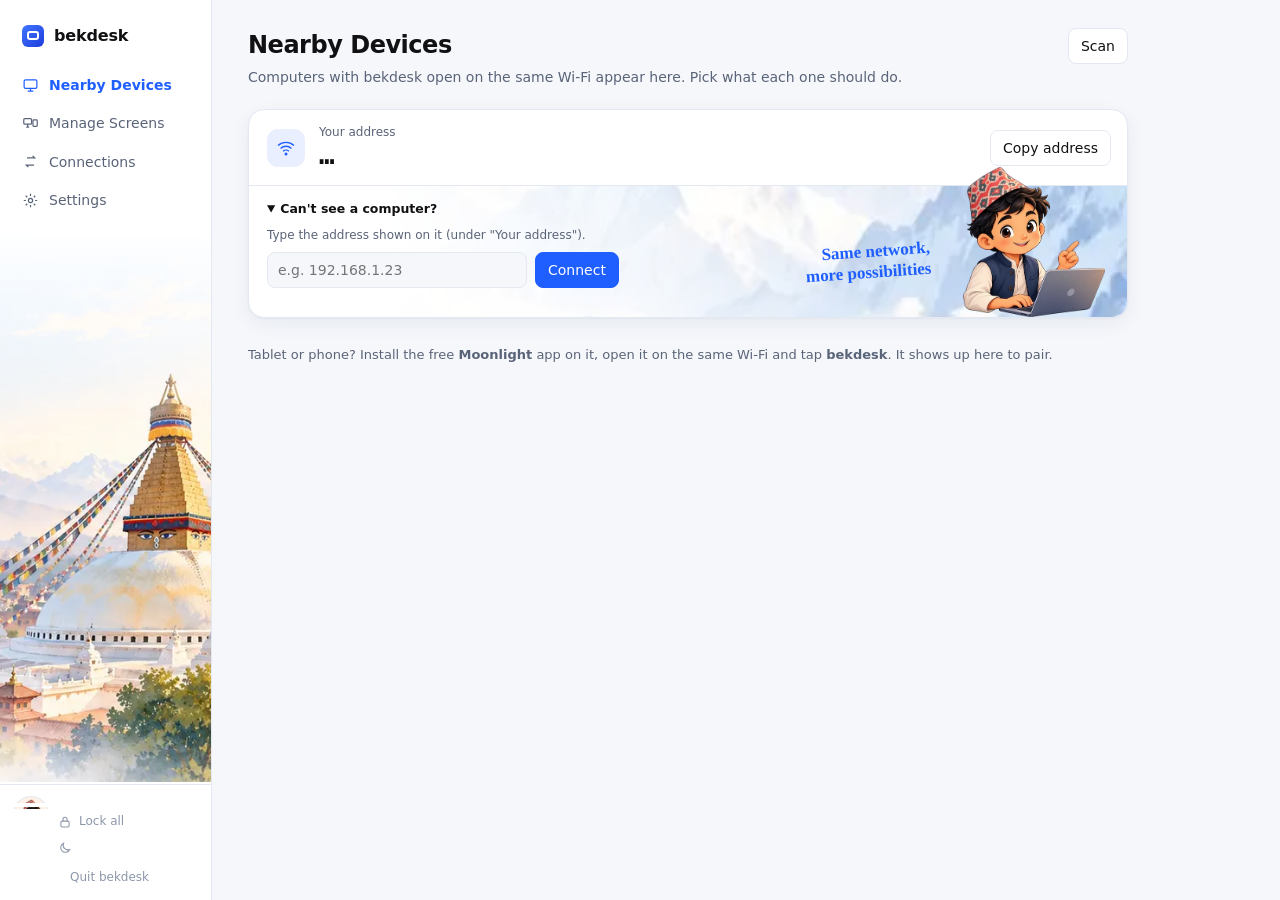
<file: ui/index.html>
<!doctype html>
<html lang="en">
<head>
  <meta charset="utf-8" />
  <meta name="viewport" content="width=device-width, initial-scale=1" />
  <title>bekdesk</title>
  <link rel="stylesheet" href="app.css" />
  <script src="theme.js"></script>
</head>
<body>
  <aside class="nav">
    <div class="brand"><span class="logo"></span>bekdesk</div>
    <span class="nav-ind" id="nav-ind"></span>
    <button data-view="devices" class="on"><svg class="ni" viewBox="0 0 24 24"><rect x="3" y="4" width="18" height="12" rx="2"/><path d="M8 20h8M12 16v4"/></svg>Nearby Devices</button>
    <button data-view="workspace"><svg class="ni" viewBox="0 0 24 24"><rect x="2.5" y="5" width="11" height="8" rx="1.5"/><rect x="15.5" y="7" width="6" height="9" rx="1.2"/><path d="M6 17h4M8 13v4"/></svg>Manage Screens</button>
    <button data-view="activity"><svg class="ni" viewBox="0 0 24 24"><path d="M7 7h11l-3-3M17 17H6l3 3"/></svg>Connections</button>
    <button data-view="settings"><svg class="ni" viewBox="0 0 24 24"><circle cx="12" cy="12" r="3"/><path d="M12 2.5v3M12 18.5v3M2.5 12h3M18.5 12h3M5.3 5.3l2.1 2.1M16.6 16.6l2.1 2.1M5.3 18.7l2.1-2.1M16.6 7.4l2.1-2.1"/></svg>Settings</button>
    <div class="nav-art" aria-hidden="true"></div>
    <div class="me" id="me"></div>
    <div class="ver" id="ver"></div>
    <button class="link theme-btn" id="lock-all" title="Lock every computer you're connected with, and this one"><svg viewBox="0 0 24 24"><rect x="5" y="10.5" width="14" height="10" rx="2"/><path d="M8.5 10.5V7.5a3.5 3.5 0 0 1 7 0v3"/></svg><span>Lock all</span></button>
    <button class="link theme-btn" id="theme-btn" title="Switch between light and dark"><svg viewBox="0 0 24 24"><path d="M20 14.5A8 8 0 0 1 9.5 4a8 8 0 1 0 10.5 10.5z"/></svg><span></span></button>
    <button class="link quit" id="quit" title="Stop sharing and close bekdesk">Quit bekdesk</button>
  </aside>

  <main>
    <section id="devices" class="view on">
      <header class="split"><div><h1>Nearby Devices</h1><p class="sub">Computers with bekdesk open on the same Wi-Fi appear here. Pick what each one should do.</p></div><button class="btn" id="scan">Scan</button></header>
      <div class="card addr">
        <div class="ico wifi"><svg viewBox="0 0 24 24"><path d="M2.5 9a14 14 0 0 1 19 0M5.5 12.5a9.5 9.5 0 0 1 13 0M8.5 16a5 5 0 0 1 7 0"/><circle cx="12" cy="19.3" r="1" fill="currentColor"/></svg></div>
        <div class="addr-me">
          <div class="small">Your address</div>
          <div class="addr-ip" id="addr-ip">…</div>
          <div class="small" id="addr-id"></div>
        </div>
        <div class="addr-act"><button class="btn" id="copy-addr">Copy address</button></div>
        <details class="addr-connect" open><summary>Can't see a computer?</summary>
          <form id="connect-form" autocomplete="off">
            <div class="small">Type the address shown on it (under "Your address").</div>
            <div class="pinrow"><input id="connect-host" placeholder="e.g. 192.168.1.23" spellcheck="false" /><button class="btn primary" id="connect-btn" type="submit">Connect</button></div>
          </form>
          <div class="cute addr-cute" aria-hidden="true">Same network,<br />more possibilities</div>
          <img class="addr-art" src="art/dhaka-boy.webp" alt="" width="361" height="380" />
        </details>
      </div>
      <div id="components" class="components hidden"><span></span><div class="bar"><i></i></div></div>
      <div id="empty" class="card start hidden">
        <div class="n" style="font-weight:600">No other computers found yet</div>
        <ol>
          <li>On your other PC or Mac, install bekdesk (same installer) and open it.</li>
          <li>Make sure both are on the same Wi-Fi or network. If Windows asks, allow bekdesk on <b>private</b> networks.</li>
          <li>It appears here within a few seconds. Choose <b>Share Input</b>, <b>Extend</b> or <b>Duplicate</b>.</li>
        </ol>
        <div class="small"></div>
      </div>
      <div id="device-list" class="list"></div>
      <p class="small addtab">Tablet or phone? Install the free <b>Moonlight</b> app on it, open it on the same Wi-Fi and tap <b>bekdesk</b>. It shows up here to pair.</p>
    </section>

    <section id="workspace" class="view">
      <header class="split"><div><h1>Manage Screens</h1><p class="sub">Drag each device to where it sits on your desk. Right-click one of this PC's screens for more.</p></div><button class="btn" id="identify" title="Show a big number on each of this computer's screens">Identify screens</button></header>
      <div id="canvas" class="canvas"><div id="ws-hint" class="ws-hint hidden">Connect another computer, or add a tablet or phone under Nearby Devices, and it appears here. Right-click a screen to manage it.</div></div>
      <div class="ws-foot" aria-hidden="true"><div class="cute">Arrange it<br />your way</div><img src="art/kurtha-temple.webp" alt="" width="720" height="446" /></div>
    </section>

    <section id="activity" class="view">
      <header><h1>Connections</h1><p class="sub">What's connected right now, and files being sent.</p></header>
      <div class="band" aria-hidden="true"><div class="cute band-cute">Easy connection,<br />easy life</div></div>
      <h2>Active now</h2><div id="sessions" class="list"></div>
      <h2>Transfers</h2><div id="transfers" class="list"></div>
      <h2>Shared files <button class="link" data-open="inbox">Open folder</button></h2>
      <div id="gallery" class="gallery"></div>
      <h2>Troubleshooting</h2>
      <div class="card scard hidden" id="lock-card"><div class="stile"><svg viewBox="0 0 24 24"><rect x="5" y="10.5" width="14" height="10" rx="2"/><path d="M8.5 10.5V7.5a3.5 3.5 0 0 1 7 0v3"/><path d="M12 14.5v2.5"/></svg></div>
        <div class="sbody"><h3>Lock screen, camera and admin prompts</h3>
          <div class="small" id="lock-text"></div>
          <div class="acts1"><button class="btn primary" id="lock-btn"></button></div>
        </div>
      </div>
      <div class="card scard"><div class="stile"><svg viewBox="0 0 24 24"><path d="M14.5 6.5a4 4 0 0 0 5 5L13 18a2.1 2.1 0 0 1-3-3l6.5-6.5zM6 6l3 3M4 8l4-4"/></svg></div>
        <div class="sbody small"><h3>Something not working?</h3>Press <button class="link" id="diag">Copy diagnostics</button> and paste it when you ask for help, or <button class="link" data-open="logs">open the log folder</button>.
        <details class="more"><summary>Show the log</summary><pre id="log" class="log"></pre></details></div></div>
    </section>

    <section id="settings" class="view">
      <header><h1>Settings</h1><p class="sub">Make bekdesk work the way you do.</p></header>
      <div class="card scard setdev"><div class="stile"><svg viewBox="0 0 24 24"><rect x="3" y="4" width="18" height="12" rx="2"/><path d="M8 20h8M12 16v4"/></svg></div>
        <div class="sbody form"><h3>Device</h3>
          <label>Device name <input id="name" maxlength="60" /></label>
          <label class="row"><input type="checkbox" id="autostart" /> Start bekdesk when I sign in</label>
          <label class="row"><input type="checkbox" id="hub" /> This is my main device: play the sound of every computer I connect with Share Input here</label>
          <div class="hidden" id="nolock-row"><label class="row"><input type="checkbox" id="nolock" /> This computer has no keyboard of its own: don't lock its screen automatically</label>
            <div class="small">Another computer's keyboard can't type on the lock or sign-in screen here. To also skip sign-in after a restart, turn on Automatic Login in the system's Settings → Users.</div></div>
          <div class="spd">Scroll speed when another computer controls this one <input type="range" id="scroll-speed" min="0.25" max="3" step="0.25" /> <b id="scroll-val"></b></div>
          <label class="row"><input type="checkbox" id="scroll-invert" /> Reverse scroll direction</label>
          <label class="row hidden" id="scroll-fix-row"><input type="checkbox" id="scroll-fix" /> Send this laptop's trackpad scrolling to the computer it controls (experimental)</label>
          <div class="small">Pinch and swipe gestures can't be passed on; they stay on the computer you're touching.</div>
          <div class="row seg3" id="theme-seg" role="radiogroup" aria-label="Appearance">Appearance <button class="btn sm" data-theme="auto">Auto</button><button class="btn sm" data-theme="light">Light</button><button class="btn sm" data-theme="dark">Dark</button></div>
          <div class="row"><button class="link" data-open="inbox">Open received files</button></div>
        </div>
      </div>
      <div class="card scard"><div class="stile"><svg viewBox="0 0 24 24"><rect x="5" y="10.5" width="14" height="10" rx="2"/><path d="M8.5 10.5V7.5a3.5 3.5 0 0 1 7 0v3"/></svg></div>
        <div class="sbody"><h3>Your devices</h3><div id="trusted" class="list"></div></div>
      </div>
      <div class="card scard"><div class="stile"><svg viewBox="0 0 24 24"><circle cx="12" cy="12" r="8.5"/><path d="M6 6l12 12"/></svg></div>
        <div class="sbody"><h3>Blocked devices</h3><div id="blocked" class="list"></div></div>
      </div>
      <div class="card scard"><div class="stile"><svg viewBox="0 0 24 24"><circle cx="12" cy="12" r="8.5"/><path d="M12 11v5M12 8h.01"/></svg></div>
        <div class="sbody"><h3>About</h3><div class="small">bekdesk 0.1.36 · GPL-3.0-or-later. Free and open source. Parts bekdesk downloads when first needed are listed with their licences in THIRD_PARTY.md.</div><div id="links" class="links"></div></div>
      </div>
    </section>
  </main>

  <div id="welcome" class="overlay hidden" role="dialog" aria-modal="true" aria-labelledby="wl-title">
    <div class="ov-card">
      <img class="ov-boy" src="art/dhaka-boy.webp" alt="" width="361" height="380" />
      <h2 id="wl-title">Welcome to bekdesk</h2>
      <p class="small">A few things once, so everything after just works.</p>
      <label class="wl-row">Name of this computer <input id="wl-name" maxlength="60" /></label>
      <label class="wl-row row"><input type="checkbox" id="wl-auto" checked /> Start bekdesk when I sign in, so other computers can reach this one</label>
      <label class="wl-row row hidden" id="wl-admin-row"><input type="checkbox" id="wl-admin" checked /> Also set up the lock screen, extra screens and the bekdesk camera (Windows asks for admin permission once)</label>
      <ol class="wl-steps" id="wl-steps"></ol>
      <button class="btn primary" id="wl-go">Get started</button>
    </div>
  </div>
  <div id="getready" class="overlay hidden" role="alertdialog" aria-labelledby="gr-title">
    <div class="ov-card">
      <img class="ov-boy bob" src="art/dhaka-boy.webp" alt="" width="361" height="380" />
      <h2 id="gr-title">Getting bekdesk ready</h2>
      <p class="gr-msg cute"></p>
      <div class="bar"><i></i></div>
      <div class="small gr-detail"></div>
      <button class="link hidden" id="gr-skip">Use bekdesk anyway</button>
    </div>
  </div>
  <div id="sendto" class="modal hidden"></div>
  <div id="modal" class="modal hidden"></div>
  <div id="toast" class="toast hidden"></div>
  <div id="ctx" class="ctx hidden" role="menu"></div>
  <div id="keep" class="keep hidden" role="alertdialog"><div><div class="n" style="font-weight:600">Keep these display settings?</div><b class="small"></b></div><button class="btn primary" data-k="keep">Keep</button><button class="btn" data-k="revert">Revert</button></div>
  <script src="app.js"></script>
</body>
</html>
</file>
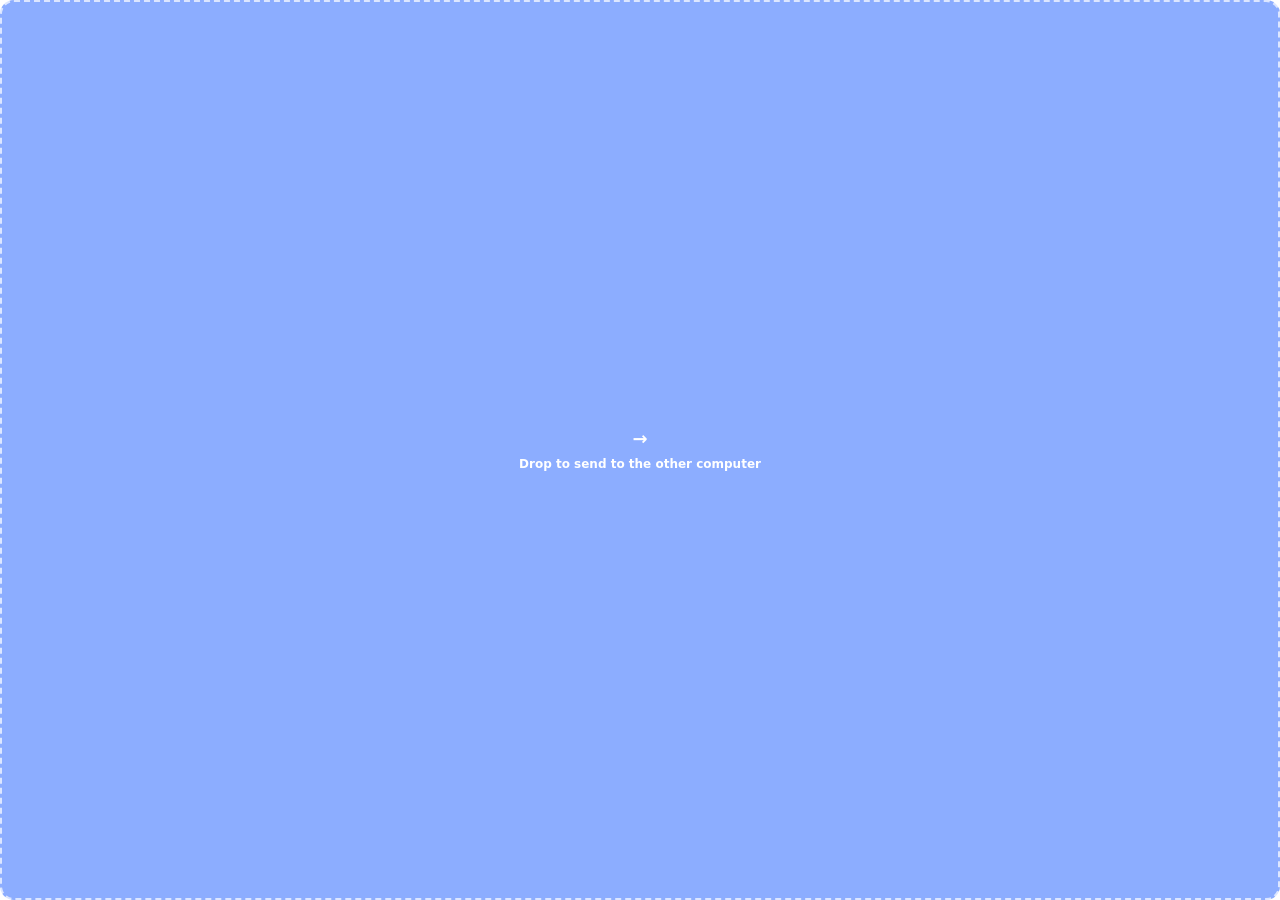
<file: ui/dropzone.html>
<!doctype html>
<html lang="en">
<head>
  <meta charset="utf-8" />
  <title>bekdesk</title>
  <style>
    html, body { margin: 0; height: 100%; background: transparent; overflow: hidden; user-select: none;
      font: 600 12px/1.25 -apple-system, "Segoe UI Variable Text", "Segoe UI", system-ui, sans-serif; }
    #z { box-sizing: border-box; height: 100%; display: flex; align-items: center; justify-content: center; text-align: center;
      gap: 6px; padding: 8px; border-radius: 14px; color: #fff; background: rgba(47, 107, 255, .55);
      border: 2px dashed rgba(255, 255, 255, .7); transition: background .2s, transform .2s; }
    #z.v { flex-direction: column; }
    #z.hot { background: rgba(47, 107, 255, .95); transform: scale(1.04); }
    #z.ok { background: rgba(31, 157, 85, .95); border-style: solid; }
    #z.err { background: rgba(209, 52, 59, .95); border-style: solid; }
    b { font-size: 18px; }
  </style>
</head>
<body><div id="z"><b id="a"></b><span id="t"></span></div><script src="dropzone.js"></script></body>
</html>
</file>
<file: ui/app.css>
:root {
  --bg: #f6f6f7; --panel: #ffffff; --ink: #111113; --ink2: #5c5c66; --ink3: #9a9aa3;
  --line: #e4e4e8; --hover: #f0f0f2; --accent: #2f6bff; --ok: #1f9d55; --warn: #c27c0e; --bad: #d1343b;
  --shadow: 0 1px 2px rgba(0,0,0,.04), 0 8px 24px rgba(0,0,0,.06);
  color-scheme: light;
}
:root.dark { --bg: #0d0d0f; --panel: #17171a; --ink: #f2f2f4; --ink2: #a4a4ad; --ink3: #6b6b74;
    --line: #26262b; --hover: #1e1e22; --accent: #6b93ff; --shadow: 0 1px 2px rgba(0,0,0,.4), 0 8px 24px rgba(0,0,0,.3); color-scheme: dark; }
* { box-sizing: border-box; }
html, body { margin: 0; height: 100%; }
body { display: flex; background: var(--bg); color: var(--ink);
  font: 14px/1.45 -apple-system, BlinkMacSystemFont, "Segoe UI Variable Text", "Segoe UI", Inter, system-ui, sans-serif;
  -webkit-font-smoothing: antialiased; user-select: none; }
button { font: inherit; color: inherit; cursor: pointer; }
input { font: inherit; color: var(--ink); background: var(--bg); border: 1px solid var(--line); border-radius: 8px; padding: 7px 10px; }
input:focus-visible, button:focus-visible { outline: 2px solid var(--accent); outline-offset: 2px; }

.nav { width: 212px; flex: none; padding: 20px 12px; border-right: 1px solid var(--line); display: flex; flex-direction: column; gap: 2px; background: var(--panel); }
.brand { display: flex; align-items: center; gap: 10px; font-weight: 650; font-size: 16px; letter-spacing: -.01em; padding: 4px 10px 18px; }
.logo { width: 22px; height: 22px; border-radius: 6px; background: linear-gradient(135deg, #4076ff, #1e3cdc); position: relative; }
.logo::after { content: ""; position: absolute; inset: 6px 5px 7px 5px; border: 2px solid #fff; border-radius: 3px; }
.nav button { text-align: left; border: 0; background: none; padding: 8px 10px; border-radius: 8px; color: var(--ink2); transition: background .15s, color .15s; }
.nav button:hover { background: var(--hover); color: var(--ink); }
.nav button.on { background: var(--hover); color: var(--ink); font-weight: 600; }
.me { margin-top: auto; padding: 10px; font-size: 12px; color: var(--ink3); }
.me b { display: block; color: var(--ink2); font-weight: 600; }

main { flex: 1; overflow: auto; padding: 28px 36px 40px; }
.view { display: none; max-width: 880px; animation: fade .2s ease; }
.view.on { display: block; }
@keyframes fade { from { opacity: 0; transform: translateY(4px); } to { opacity: 1; transform: none; } }
header { margin-bottom: 22px; }
h1 { font-size: 24px; font-weight: 650; letter-spacing: -.02em; margin: 0; }
h2 { font-size: 12px; text-transform: uppercase; letter-spacing: .06em; color: var(--ink3); font-weight: 600; margin: 28px 0 10px; display: flex; gap: 12px; align-items: center; }
.sub { color: var(--ink2); margin: 4px 0 0; }
.small { font-size: 12px; color: var(--ink2); }

.list { display: flex; flex-direction: column; gap: 8px; }
.card { background: var(--panel); border: 1px solid var(--line); border-radius: 12px; padding: 14px 16px; }
.start ol { margin: 10px 0; padding-left: 20px; color: var(--ink2); line-height: 1.7; }
.empty { color: var(--ink3); padding: 18px 16px; border: 1px dashed var(--line); border-radius: 12px; }

.dev { background: var(--panel); border: 1px solid var(--line); border-radius: 14px; padding: 14px 16px 16px; transition: box-shadow .25s, border-color .25s, transform .25s; }
.dev.rise { animation: rise .4s cubic-bezier(.2, .8, .2, 1) both; }
@keyframes rise { from { opacity: 0; transform: translateY(10px) scale(.985); } to { opacity: 1; transform: none; } }
.dev.live { border-color: color-mix(in srgb, var(--ok) 45%, var(--line)); box-shadow: 0 0 0 3px color-mix(in srgb, var(--ok) 10%, transparent); }
.dev.drop { border-color: var(--accent); box-shadow: 0 0 0 3px color-mix(in srgb, var(--accent) 20%, transparent); }
.dev .head { display: flex; align-items: center; gap: 14px; }
.ico { width: 38px; height: 38px; border-radius: 11px; background: var(--hover); display: grid; place-items: center; flex: none; transition: background .3s; }
.dev.live .ico { background: color-mix(in srgb, var(--ok) 14%, transparent); }
.ico svg { width: 20px; height: 20px; stroke: var(--ink2); fill: none; stroke-width: 1.6; }
.dev .t { flex: 1; min-width: 0; }
.dev .n { font-weight: 600; font-size: 15px; }
.dev .s { font-size: 12.5px; color: var(--ink2); white-space: nowrap; overflow: hidden; text-overflow: ellipsis; }
.pill { display: inline-flex; align-items: center; gap: 7px; font-size: 12px; font-weight: 600; padding: 4px 11px; border-radius: 99px; background: var(--hover); color: var(--ink2); white-space: nowrap; transition: background .3s, color .3s; }
.pill i { width: 8px; height: 8px; border-radius: 50%; background: var(--ink3); }
.pill.ready i { background: var(--ok); }
.pill.live { background: color-mix(in srgb, var(--ok) 16%, transparent); color: var(--ok); }
.pill.live i { background: var(--ok); animation: pulse 1.8s ease-out infinite; }
.pill.wait { background: color-mix(in srgb, var(--warn) 15%, transparent); color: var(--warn); }
.pill.wait i { background: var(--warn); animation: blink 1s ease-in-out infinite; }
@keyframes pulse { 0% { box-shadow: 0 0 0 0 color-mix(in srgb, var(--ok) 60%, transparent); } 100% { box-shadow: 0 0 0 8px transparent; } }
@keyframes blink { 50% { opacity: .25; } }
.seg { display: grid; grid-auto-flow: column; grid-auto-columns: 1fr; gap: 8px; margin-top: 14px; }
.seg button { border: 1px solid var(--line); background: var(--bg); border-radius: 10px; padding: 9px 12px; text-align: left; transition: border-color .2s, background .2s, box-shadow .2s, transform .1s, opacity .2s; }
.seg button:hover:not(:disabled) { border-color: var(--ink3); }
.seg button:active:not(:disabled) { transform: scale(.97); }
.seg button.on { border-color: var(--accent); background: color-mix(in srgb, var(--accent) 9%, var(--panel)); box-shadow: 0 0 0 1px var(--accent) inset; }
.seg button:disabled { opacity: .45; cursor: default; }
.seg b { display: block; font-weight: 600; font-size: 13px; }
.seg span { font-size: 11.5px; color: var(--ink2); }
.hint { font-size: 12.5px; color: var(--ink2); margin-top: 12px; }
.hint.ok { color: var(--ok); }
.note { display: none; font-size: 12.5px; color: var(--warn); margin-top: 10px; }
.note.on { display: block; animation: fade .2s ease; }
.steps { margin: 12px 0 8px; padding-left: 20px; color: var(--ink2); font-size: 12.5px; line-height: 1.7; }
.pinrow { display: flex; gap: 8px; align-items: center; }
.pinrow .pname { width: 190px; text-align: left; font: inherit; letter-spacing: 0; }
.mlrow { display: flex; align-items: center; gap: 8px; margin-top: 8px; font-size: 13px; }
.mlrow .gi svg { width: 16px; height: 16px; stroke: var(--ink2); fill: none; stroke-width: 1.7; display: block; }
.mlrow .link { margin-left: auto; }
.pinrow input { width: 86px; text-align: center; font: 600 18px ui-monospace, "Cascadia Mono", Menlo, monospace; letter-spacing: .25em; }
.resrow { display: flex; align-items: center; gap: 8px; margin-top: 12px; font-size: 12.5px; color: var(--ink2); }
.resrow input { width: 110px; }
.components { background: var(--panel); border: 1px solid var(--line); border-radius: 12px; padding: 12px 16px; margin-bottom: 14px; font-size: 12.5px; color: var(--ink2); animation: fade .25s ease; }
.components .bar { height: 5px; margin-top: 8px; }
.components .bar i { background: var(--accent); transition: width .4s ease; }
.components.err { color: var(--warn); }
.hidden { display: none !important; }
header.split { display: flex; justify-content: space-between; align-items: flex-start; gap: 16px; }
header.split .btn { flex: none; }

select { font: inherit; color: var(--ink); background: var(--bg); border: 1px solid var(--line); border-radius: 8px; padding: 7px 10px; }

.btn { border: 1px solid var(--line); background: var(--panel); border-radius: 8px; padding: 7px 12px; }
.btn:hover { background: var(--hover); }
.btn.primary { background: var(--ink); color: var(--panel); border-color: var(--ink); }
.btn.danger { color: var(--bad); }
.link { border: 0; background: none; color: var(--accent); padding: 0; font-size: 12px; text-transform: none; letter-spacing: 0; font-weight: 500; }

.canvas { position: relative; height: 540px; background: var(--panel); border: 1px solid var(--line); border-radius: 14px; overflow: hidden;
  background-image: radial-gradient(var(--line) 1px, transparent 1px); background-size: 22px 22px; touch-action: none; }
.group { position: absolute; cursor: grab; transition: left .45s cubic-bezier(.2, .8, .2, 1), top .45s cubic-bezier(.2, .8, .2, 1), width .45s cubic-bezier(.2, .8, .2, 1), height .45s cubic-bezier(.2, .8, .2, 1), filter .2s, opacity .3s; }
.group.pop { animation: pop .5s cubic-bezier(.2, .9, .3, 1.15) both; }
@keyframes pop { from { opacity: 0; transform: scale(.88); } to { opacity: 1; transform: none; } }
.group.dragging { cursor: grabbing; z-index: 5; transition: filter .2s; filter: drop-shadow(0 14px 24px rgba(0,0,0,.22)); }
.group.offline { opacity: .55; }
.screen { position: absolute; background: #121317; border-radius: 6px; padding: 3px; box-shadow: 0 1px 0 rgba(255,255,255,.08) inset, 0 6px 16px rgba(0,0,0,.16); }
.screen i { display: block; width: 100%; height: 100%; border-radius: 3px; background: linear-gradient(135deg, #8d96aa, #4c5468); }
.group.me .screen i { background: linear-gradient(135deg, #4c82ff, #2140d6); }
.screen.tablet { border-radius: 12px; padding: 6px; }
.screen.tablet i { border-radius: 6px; background: linear-gradient(135deg, #3fbf8f, #1d7d63); }
.screen.laptop { border-radius: 8px 8px 2px 2px; }
.screen .num, .screen .res { position: absolute; color: #fff; font-size: 10.5px; font-weight: 600; text-shadow: 0 1px 2px rgba(0,0,0,.4); pointer-events: none; white-space: nowrap; }
.screen .num { left: 8px; top: 7px; display: flex; align-items: center; gap: 6px; font-size: 12px; }
.screen .num::before { content: none; }
.screen .num em { font-style: normal; font-weight: 500; font-size: 10px; padding: 1px 6px; border-radius: 99px; background: rgba(255,255,255,.22); }
.screen .res { right: 9px; bottom: 7px; opacity: .8; font-weight: 500; }
.screen .neck { position: absolute; left: 50%; top: 100%; width: 10%; min-width: 8px; height: 10px; transform: translateX(-50%); background: linear-gradient(#b9bcc4, #9ea2ab); }
.screen .foot { position: absolute; left: 50%; top: calc(100% + 10px); width: 32%; min-width: 24px; height: 4px; transform: translateX(-50%); border-radius: 3px; background: #9ea2ab; }
.kbd { position: absolute; left: -7%; width: 114%; top: 100%; height: 9px; border-radius: 0 0 10px 10px; background: linear-gradient(#d4d7dd, #aeb2ba); }
.kbd::after { content: ""; position: absolute; left: 50%; top: 0; width: 14%; height: 3px; transform: translateX(-50%); border-radius: 0 0 4px 4px; background: #9a9ea7; }
.glabel { position: absolute; left: 50%; top: calc(100% + 24px); transform: translateX(-50%); width: max(100%, 132px); display: flex; flex-direction: column; align-items: center; gap: 3px; pointer-events: none; text-align: center; }
.k-laptop .glabel { top: calc(100% + 20px); } .k-tablet .glabel { top: calc(100% + 16px); } .k-desktop .glabel { top: calc(100% + 30px); }
.gn { display: flex; align-items: center; gap: 6px; max-width: 100%; font-size: 13px; }
.gn b { overflow: hidden; text-overflow: ellipsis; white-space: nowrap; }
.gc { display: flex; align-items: center; gap: 6px; white-space: nowrap; }
.glabel .gi svg { width: 15px; height: 15px; stroke: var(--ink2); fill: none; stroke-width: 1.7; display: block; }
.chip { font-size: 11px; padding: 1px 8px; border-radius: 99px; background: var(--hover); color: var(--ink2); }
.chip.me { background: color-mix(in srgb, var(--accent) 14%, transparent); color: var(--accent); }
.chip.live { background: color-mix(in srgb, var(--ok) 16%, transparent); color: var(--ok); }
.chip.off { color: var(--ink3); }
.kind { font-size: 11px; color: var(--ink3); }
.ws-hint { position: absolute; padding: 0 16px; left: 50%; bottom: 22px; transform: translateX(-50%); color: var(--ink3); font-size: 12.5px; text-align: center; width: 80%; }

.row2 { display: flex; align-items: center; gap: 12px; }
.row2 .grow { flex: 1; min-width: 0; }
.bar { height: 4px; background: var(--hover); border-radius: 4px; overflow: hidden; margin-top: 6px; }
.bar i { display: block; height: 100%; background: var(--ink); transition: width .3s; }
.caps { display: flex; gap: 14px; flex-wrap: wrap; margin-top: 8px; font-size: 12.5px; color: var(--ink2); }
.caps label { display: flex; gap: 6px; align-items: center; }
.log { background: var(--panel); border: 1px solid var(--line); border-radius: 12px; padding: 12px 14px; font: 11.5px/1.5 ui-monospace, "Cascadia Mono", Menlo, monospace; color: var(--ink2); max-height: 260px; overflow: auto; user-select: text; white-space: pre-wrap; margin: 0; }
.form { display: flex; flex-direction: column; gap: 14px; }
.form label { display: flex; flex-direction: column; gap: 6px; font-size: 12.5px; color: var(--ink2); max-width: 360px; }
.form label.row, .row { flex-direction: row; align-items: center; gap: 8px; }

.modal { position: fixed; inset: 0; background: rgba(0,0,0,.35); display: grid; place-items: center; animation: fade .15s ease; }
.modal.hidden, .toast.hidden { display: none; }
.dialog { background: var(--panel); border-radius: 16px; padding: 24px; width: 380px; box-shadow: 0 20px 60px rgba(0,0,0,.3); }
.dialog h3 { margin: 0 0 6px; font-size: 17px; }
.code { font: 600 28px/1 ui-monospace, "Cascadia Mono", Menlo, monospace; letter-spacing: .08em; text-align: center; padding: 16px; margin: 16px 0; border-radius: 12px; background: var(--hover); }
.dialog .acts { display: grid; grid-template-columns: 1fr 1fr; gap: 8px; margin-top: 8px; }
.toast { animation: rise .25s ease; position: fixed; bottom: 20px; left: 50%; transform: translateX(-50%); background: var(--ink); color: var(--panel); padding: 10px 16px; border-radius: 10px; font-size: 13px; max-width: 520px; box-shadow: var(--shadow); }

@media (max-width: 860px) { .nav { width: 168px; } main { padding: 22px; } .seg { grid-auto-flow: row; grid-template-columns: 1fr 1fr; } }
@media (prefers-reduced-motion: reduce) { * { animation: none !important; transition: none !important; } }
.dot { width: 8px; height: 8px; border-radius: 50%; background: var(--ink3); flex: none; }
.dot.on { background: var(--ok); } .dot.live { background: var(--accent); }

.mename { display: flex; align-items: center; gap: 6px; width: 100%; border: 0; background: none; padding: 2px 4px; margin: 0 -4px; border-radius: 6px; color: var(--ink2); }
.mename:hover { background: var(--hover); }
.mename b { display: block; color: var(--ink); font-weight: 600; overflow: hidden; text-overflow: ellipsis; white-space: nowrap; }
.mename svg { width: 13px; height: 13px; stroke: var(--ink3); fill: none; stroke-width: 1.8; flex: none; opacity: 0; transition: opacity .15s; }
.mename:hover svg { opacity: 1; }
.me input { width: 100%; padding: 5px 8px; font-size: 13px; }
.meid { padding-left: 0; }
.addr { display: grid; grid-template-columns: 1fr auto; gap: 14px 16px; align-items: center; margin-bottom: 14px; }
.addr-ip { font: 650 26px/1.15 ui-monospace, "Cascadia Mono", Menlo, monospace; letter-spacing: .01em; user-select: text; }
.addr-connect { grid-column: 1 / -1; border-top: 1px solid var(--line); padding-top: 12px; }
.addr-connect .pinrow { margin-top: 8px; }
.addr-connect input { width: 240px; text-align: left; font: inherit; letter-spacing: 0; }
.acts1 { margin-top: 12px; display: flex; gap: 8px; flex-wrap: wrap; align-items: center; }
.snd.sub { margin: 6px 0 0 24px; }
.snd { display: flex; align-items: center; gap: 8px; margin-top: 12px; font-size: 12.5px; color: var(--ink2); }
.addtab { margin-top: 14px; font-size: 13px; }
.ico.sm { width: 30px; height: 30px; border-radius: 9px; }
.ico.sm svg { width: 17px; height: 17px; }
.links { display: flex; gap: 8px; flex-wrap: wrap; margin-top: 10px; }
.links:empty { display: none; }
.ctx { position: fixed; z-index: 20; min-width: 240px; background: var(--panel); border: 1px solid var(--line); border-radius: 10px; padding: 5px; box-shadow: 0 12px 32px rgba(0,0,0,.18); animation: fade .12s ease; }
.ctx button { display: block; width: 100%; text-align: left; border: 0; background: none; padding: 8px 10px; border-radius: 7px; font-size: 13px; }
.ctx button:hover:not(:disabled) { background: var(--hover); }
.ctx button:disabled { color: var(--ink3); cursor: default; }
#trusted .row2 .btn { flex: none; }

/* ---- motion: spring-like easing, like iOS ---- */
:root { --spring: cubic-bezier(.32, .72, 0, 1); --pop: cubic-bezier(.34, 1.56, .64, 1); }
body { animation: appIn .55s var(--spring) both; }
@keyframes appIn { from { opacity: 0; transform: scale(.985); } to { opacity: 1; transform: none; } }
.view.on { animation: viewIn .5s var(--spring) both; }
@keyframes viewIn { from { opacity: 0; transform: translateY(14px); } to { opacity: 1; transform: none; } }
.nav { position: relative; }
.nav button { position: relative; z-index: 1; }
.nav button.on { background: transparent; }
.nav-ind { position: absolute; left: 12px; right: 12px; top: 0; height: 0; border-radius: 8px; background: var(--hover); transition: top .45s var(--spring), height .45s var(--spring); }
.dev.rise { animation: rise .55s var(--spring) both; }
.list .dev:nth-child(2) { animation-delay: .04s; } .list .dev:nth-child(3) { animation-delay: .08s; } .list .dev:nth-child(4) { animation-delay: .12s; }
.seg button { transition: border-color .25s var(--spring), background .25s var(--spring), box-shadow .25s var(--spring), transform .35s var(--pop); }
.seg button.on { transform: scale(1.02); }
.seg button:active:not(:disabled) { transform: scale(.96); }
.btn { transition: background .2s, transform .3s var(--pop); }
.btn:active:not(:disabled) { transform: scale(.95); }
.pill { transition: background .4s var(--spring), color .4s var(--spring), transform .4s var(--pop); }
/* connected: the card glows once, the icon pops and the status pill bounces */
.dev.joined { animation: joined 1.1s var(--spring); }
@keyframes joined { 0% { box-shadow: 0 0 0 0 color-mix(in srgb, var(--ok) 45%, transparent); } 60% { box-shadow: 0 0 0 10px transparent; } 100% { box-shadow: 0 0 0 3px color-mix(in srgb, var(--ok) 10%, transparent); } }
.dev.joined .ico { animation: icoPop .7s var(--pop); }
.dev.joined .pill { animation: icoPop .6s var(--pop) .1s both; }
@keyframes icoPop { 0% { transform: scale(.7); } 60% { transform: scale(1.12); } 100% { transform: none; } }
.dev .extra > * { animation: fade .35s var(--spring) both; }
.modal { animation: fade .25s ease; }
.dialog { animation: sheet .5s var(--spring) both; }
@keyframes sheet { from { opacity: 0; transform: translateY(24px) scale(.96); } to { opacity: 1; transform: none; } }
.toast { animation: toastIn .45s var(--spring) both; }
@keyframes toastIn { from { opacity: 0; transform: translate(-50%, 16px) scale(.96); } to { opacity: 1; transform: translateX(-50%); } }
.ctx { animation: ctxIn .22s var(--spring) both; transform-origin: top left; }
@keyframes ctxIn { from { opacity: 0; transform: scale(.92); } to { opacity: 1; transform: none; } }
.group { transition-timing-function: var(--spring); }
.spd { display: flex; align-items: center; gap: 10px; margin-top: 12px; font-size: 12.5px; color: var(--ink2); }
.spd input { flex: 1; max-width: 220px; accent-color: var(--accent); border: 0; padding: 0; background: none; }
.spd b { min-width: 42px; color: var(--ink); font-weight: 600; }
.armed { color: var(--bad) !important; font-weight: 600; }
.group.me .screen[data-i]:not([data-i="0"]) { cursor: move; }
.screen.dragging { z-index: 3; box-shadow: 0 0 0 2px var(--accent), 0 12px 24px rgba(0,0,0,.25); }
.screen .num em.conn { background: rgba(0,0,0,.28); }
.ctx-h { padding: 8px 10px 6px; display: flex; flex-direction: column; gap: 2px; border-bottom: 1px solid var(--line); margin-bottom: 4px; }
.ctx-h b { font-size: 13px; } .ctx-h span { font-size: 11.5px; color: var(--ink2); }
.ctx-row { display: flex; align-items: center; gap: 4px; padding: 4px 10px; font-size: 13px; color: var(--ink2); }
.ctx-row button { width: auto; padding: 4px 8px; border: 1px solid var(--line); text-align: center; }
.ctx button.on { background: color-mix(in srgb, var(--accent) 12%, transparent); color: var(--accent); }
.ctx-list { max-height: 280px; overflow: auto; }
.ctx-list button { display: flex; justify-content: space-between; gap: 16px; }
.ctx-list button span { color: var(--ink3); }
.keep { position: fixed; z-index: 30; left: 50%; bottom: 24px; transform: translateX(-50%); display: flex; align-items: center; gap: 12px; background: var(--panel); border: 1px solid var(--line); border-radius: 14px; padding: 12px 14px 12px 18px; box-shadow: 0 16px 40px rgba(0,0,0,.2); animation: toastIn .45s var(--spring) both; }
.keep.hidden { display: none; }
.perm { margin-top: 8px; font-size: 12.5px; color: var(--ink2); }
.perm summary { cursor: pointer; color: var(--ink3); }
.link.danger { color: var(--bad); font-size: 12.5px; }
.nav .quit { margin: 0 10px 4px; text-align: left; color: var(--ink3); font-size: 12px; }
.nav .quit:hover { color: var(--bad); }
.hint.warn { color: var(--warn); font-weight: 600; }
.logs { margin-top: 10px; font-size: 12px; color: var(--ink3); }
.logs summary { cursor: pointer; width: max-content; }
.logs pre { margin: 6px 0 0; max-height: 220px; overflow: auto; white-space: pre-wrap; user-select: text; font: 11px/1.45 ui-monospace, "Cascadia Mono", Menlo, monospace; color: var(--ink2); background: var(--bg); border-radius: 8px; padding: 8px 10px; }
.more { margin-top: 10px; font-size: 12.5px; }
.more > summary { cursor: pointer; color: var(--ink3); width: max-content; }
.more[open] > summary { margin-bottom: 4px; }
.addr-connect summary { cursor: pointer; font-size: 12.5px; color: var(--ink2); width: max-content; }
.addr-connect form { margin-top: 8px; }
.ver { margin: 0 10px 2px; font-size: 12px; color: var(--ink3); }
.btn.sm { padding: 4px 9px; font-size: 12px; margin-top: 6px; }
.nav .ver button.link { padding: 0; background: none; font-size: 12px; color: var(--accent); display: inline; }
.nav .ver button.btn { color: var(--panel); }

/* ---- Nepal look: soft blue-white surfaces, illustrations from Nepal's heritage ---- */
:root { --bg: #f5f7fb; --line: #e3e8f1; --hover: #eef2f9; --accent: #1f5eff; --ink2: #5a6478; --ink3: #8d97a9;
  --shadow: 0 1px 2px rgba(20,40,90,.04), 0 6px 20px rgba(20,40,90,.06); }
:root.dark { --bg: #0d0f14; --line: #262b36; --hover: #1b2030; --accent: #6b93ff; --ink2: #a4abbb; --ink3: #6b7385; }
.card, .dev, .components, .canvas { box-shadow: var(--shadow); border-radius: 16px; }
.btn.primary { background: var(--accent); border-color: var(--accent); color: #fff; }
.btn.primary:hover { background: color-mix(in srgb, var(--accent) 88%, #000); }

/* sidebar: icons, blue selection, Boudhanath above the profile */
.nav { padding-bottom: 0; isolation: isolate; }
.nav button[data-view] { display: flex; align-items: center; gap: 10px; }
.ni { width: 17px; height: 17px; stroke: currentColor; fill: none; stroke-width: 1.7; flex: none; }
.nav button.on { color: var(--accent); }
.nav-ind { background: color-mix(in srgb, var(--accent) 10%, var(--panel)); }
.nav-art { flex: 1 1 auto; min-height: 120px; margin: 12px -12px 0; pointer-events: none;
  background: url(art/sidebar.webp) center bottom / cover no-repeat;
  -webkit-mask-image: linear-gradient(to bottom, transparent, #000 45%); mask-image: linear-gradient(to bottom, transparent, #000 45%); }
#me { margin: 0 -12px; padding: 12px 14px 4px 58px; position: relative; background: var(--panel); border-top: 1px solid var(--line); }
#me::before { content: ""; position: absolute; left: 14px; top: 12px; width: 34px; height: 34px; border-radius: 50%; background: #fdf1e7 url(art/avatar.webp) center / 30px no-repeat; box-shadow: 0 0 0 1px var(--line); }
.ver, .nav .quit { position: relative; margin-left: 0; margin-right: -12px; padding-left: 58px; background: var(--panel); }
.ver { margin-bottom: 0; padding-bottom: 4px; } .nav .quit { margin-bottom: 0; padding-bottom: 14px; border-radius: 0; }

/* Nearby Devices: address card with the manual-connect panel; the boy sits at its right */
.addr { grid-template-columns: auto 1fr auto; padding: 0; overflow: hidden; gap: 0 14px; }
.addr .wifi { margin: 16px 0 16px 18px; color: var(--accent); background: color-mix(in srgb, var(--accent) 10%, var(--panel)); }
.addr .wifi svg { stroke: var(--accent); }
.addr-me { padding: 14px 0; } .addr-act { padding-right: 16px; }
.addr-connect { grid-column: 1 / -1; position: relative; isolation: isolate; min-height: 132px; padding: 14px 18px 16px; border-top: 1px solid var(--line); }
.addr-connect::before { content: ""; position: absolute; inset: 0; z-index: -1; pointer-events: none; background: url(art/himalaya-dawn.webp) 70% 78% / cover no-repeat;
  -webkit-mask-image: linear-gradient(90deg, transparent 15%, rgba(0,0,0,.45) 55%, #000 100%); mask-image: linear-gradient(90deg, transparent 15%, rgba(0,0,0,.45) 55%, #000 100%); }
.addr-connect summary { font-weight: 600; color: var(--ink); }
.addr-connect form { position: relative; z-index: 1; max-width: calc(100% - 190px); }
.addr-connect input { width: 260px; max-width: 100%; }
.addr-art { position: absolute; right: 22px; bottom: 0; height: 150px; width: auto; pointer-events: none; }
.addr-connect:not([open]) { min-height: 0; } .addr-connect:not([open]) .addr-art { display: none; }
@media (max-width: 860px) { .addr-art { height: 118px; } .addr-connect form { max-width: calc(100% - 140px); } }
@media (max-width: 680px) { .addr-art { display: none; } .addr-connect form { max-width: none; } }

/* device cards: icon tiles and mode buttons with icons */
.dev .ico { background: #1d2230; } .dev .ico svg { stroke: #d6dcea; }
.dev.live .ico { background: #1d2230; }
.seg button { display: grid; grid-template-columns: auto 1fr; column-gap: 10px; align-items: center; padding: 10px 12px; border-radius: 12px; background: var(--panel); }
.seg button .mi { grid-row: 1 / span 2; width: 18px; height: 18px; stroke: var(--ink2); fill: none; stroke-width: 1.7; }
/* Keyboard focus must not look like the selected mode (two "glowing" buttons): thin dashed grey ring instead. */
.seg button:focus-visible { outline: 1px dashed var(--ink3); outline-offset: 2px; }
.seg button.on .mi { stroke: var(--accent); }
.seg button.on b { color: var(--accent); }

/* Manage Screens: Everest across the top of the canvas; the kurtha girl with her temple in the lower right */
.canvas { isolation: isolate; background-color: var(--panel); background-image: none; }
.canvas::before { content: ""; position: absolute; inset: 0; z-index: -1; pointer-events: none;
  background: url(art/everest.webp) center top / cover no-repeat;
  -webkit-mask-image: linear-gradient(to bottom, #000 40%, transparent 92%); mask-image: linear-gradient(to bottom, #000 40%, transparent 92%); }
.canvas { height: 470px; }
.ws-hint { z-index: 1; }
/* Groups make no layer of their own, so every name label can sit above every monitor. */
.glabel { z-index: 4; }

/* Connections: Pashupatinath band under the title. Settings: Boudhanath at the right of the device card. */
.band { position: relative; height: 104px; border-radius: 16px; border: 1px solid var(--line); box-shadow: var(--shadow); margin: -6px 0 6px; background: var(--panel); overflow: hidden; }
.band::before { content: ""; position: absolute; inset: 0; background: url(art/pashupati.webp) right 62% / cover no-repeat;
  -webkit-mask-image: linear-gradient(90deg, transparent 5%, rgba(0,0,0,.6) 40%, #000 70%); mask-image: linear-gradient(90deg, transparent 5%, rgba(0,0,0,.6) 40%, #000 70%); }
.setdev { overflow: hidden; }
.setdev::after { content: ""; position: absolute; top: 0; right: 0; bottom: 0; width: 38%; z-index: 0; pointer-events: none;
  background: url(art/janaki.webp) 42% 58% / cover no-repeat;
  -webkit-mask-image: linear-gradient(90deg, transparent, #000 55%); mask-image: linear-gradient(90deg, transparent, #000 55%); }
.setdev > * { position: relative; z-index: 1; }
@media (max-width: 680px) { .setdev::after { opacity: .35; } }
/* dark mode: the same pictures, a little dimmer so they sit in the dark cards */
:root.dark .nav-art, :root.dark .addr-connect::before, :root.dark .canvas::before, :root.dark .band::before, :root.dark .setdev::after { opacity: .8; filter: brightness(.8) saturate(.9); }

/* Settings: one card per section, an icon tile on the left */
.scard { position: relative; display: flex; gap: 14px; align-items: flex-start; padding: 16px 18px; margin-bottom: 12px; }
.stile { width: 36px; height: 36px; border-radius: 50%; flex: none; display: grid; place-items: center; background: var(--hover); }
.stile svg { width: 18px; height: 18px; stroke: var(--ink2); fill: none; stroke-width: 1.7; }
.sbody { flex: 1; min-width: 0; }
.sbody h3 { margin: 6px 0 10px; font-size: 14px; font-weight: 650; }
.sbody.form { gap: 10px; }
.srow + .srow { border-top: 1px solid var(--line); padding-top: 12px; }
.ico.dark { background: #1d2230; } .ico.dark svg { stroke: #d6dcea; }
.perm .caps { display: grid; grid-template-columns: 1fr 1fr; gap: 12px 24px; margin-top: 10px; }
.perm .caps label { align-items: flex-start; gap: 9px; }
.perm .caps input { margin: 2px 0 0; width: 16px; height: 16px; accent-color: var(--accent); }
.perm .caps b { display: block; color: var(--ink); font-weight: 600; font-size: 13px; }
.perm .caps small { display: block; font-size: 11.5px; color: var(--ink3); }
.perm summary { font-weight: 600; color: var(--ink); }
@media (max-width: 760px) { .perm .caps { grid-template-columns: 1fr; } }
:root.dark .canvas::before { -webkit-mask-image: linear-gradient(to bottom, #000 22%, transparent 58%); mask-image: linear-gradient(to bottom, #000 22%, transparent 58%); }

/* handwritten captions beside the illustrations */
.cute { font: 600 17px/1.25 "Segoe Print", "Bradley Hand", "Comic Neue", "Comic Sans MS", cursive; color: var(--accent); transform: rotate(-4deg); pointer-events: none; }
.addr-cute { position: absolute; right: 196px; bottom: 34px; text-align: right; }
@media (max-width: 860px) { .addr-cute { display: none; } }
.ws-foot { display: flex; justify-content: flex-end; align-items: center; gap: 6px; margin-top: 6px; pointer-events: none; }
.ws-foot img { height: 150px; width: auto; }
.ws-foot .cute { color: #c0392b; margin-bottom: 30px; }
:root.dark .ws-foot .cute { color: #f08a7e; }
@media (max-width: 680px) { .ws-foot img { height: 110px; } }

.mlist { margin-top: 10px; border: 1px solid var(--line); border-radius: 12px; padding: 4px 12px 8px; }
.mlist .mlrow .chip { margin-left: 4px; }

/* appearance switch */
.nav .theme-btn { position: relative; display: flex; align-items: center; gap: 7px; margin: 0 -12px; padding: 4px 14px 4px 58px; background: var(--panel); color: var(--ink3); font-size: 12px; border-radius: 0; }
.nav .theme-btn:hover { color: var(--ink); }
.theme-btn svg { width: 14px; height: 14px; stroke: currentColor; fill: none; stroke-width: 1.8; }
.seg3 { gap: 6px; font-size: 12.5px; color: var(--ink2); }
.seg3 .btn.sm { margin-top: 0; }
.seg3 .btn.on { border-color: var(--accent); color: var(--accent); background: color-mix(in srgb, var(--accent) 9%, var(--panel)); }

/* first-run welcome and the download wait screen */
.overlay { position: fixed; inset: 0; z-index: 40; display: grid; place-items: center; padding: 20px;
  background: color-mix(in srgb, var(--bg) 82%, transparent); backdrop-filter: blur(6px); animation: fade .25s ease; }
.ov-card { width: min(460px, 100%); max-height: 100%; overflow: auto; background: var(--panel); border: 1px solid var(--line); border-radius: 20px; padding: 22px 24px 24px; box-shadow: 0 24px 60px rgba(20,40,90,.18); text-align: center; animation: sheet .5s var(--spring) both; }
.ov-card h2 { all: unset; display: block; font-size: 19px; font-weight: 650; margin: 6px 0 4px; color: var(--ink); }
.ov-boy { height: 132px; width: auto; }
.ov-boy.bob { animation: bob 2.6s ease-in-out infinite; transform-origin: 50% 90%; }
@keyframes bob { 0%, 100% { transform: translateY(0) rotate(0); } 30% { transform: translateY(-5px) rotate(-2deg); } 55% { transform: translateY(0) rotate(1.5deg); } 70% { transform: translateY(-2px) rotate(0); } }
.gr-msg { margin: 10px 0 12px; transform: none; min-height: 22px; animation: fade .4s ease; }
.ov-card .bar { height: 6px; margin: 0 auto 8px; max-width: 320px; }
.ov-card .bar i { background: var(--accent); transition: width .5s ease; }
.gr-detail { min-height: 16px; }
#gr-skip { margin-top: 10px; font-size: 12.5px; }
.wl-row { display: flex; flex-direction: column; gap: 6px; text-align: left; font-size: 12.5px; color: var(--ink2); margin-top: 14px; }
.wl-row.row { flex-direction: row; align-items: flex-start; gap: 8px; }
.wl-row input[type=checkbox] { margin-top: 2px; }
.wl-steps { text-align: left; margin: 14px 0 16px; padding-left: 20px; color: var(--ink2); font-size: 12.5px; line-height: 1.6; }
.wl-steps:empty { display: none; }
.wl-steps code { user-select: text; font-size: 11px; background: var(--hover); padding: 1px 5px; border-radius: 5px; word-break: break-all; }
#wl-go { width: 100%; margin-top: 4px; padding: 10px; }
.band-cute { position: absolute; left: 26px; top: 50%; translate: 0 -50%; z-index: 1; font-size: 19px; }

/* shared files */
.gallery { display: grid; grid-template-columns: repeat(auto-fill, minmax(150px, 1fr)); gap: 10px; }
.gallery .empty { grid-column: 1 / -1; }
.gitem { background: var(--panel); border: 1px solid var(--line); border-radius: 14px; padding: 8px; box-shadow: var(--shadow); min-width: 0; }
.gthumb { height: 96px; border-radius: 10px; background: var(--hover); display: grid; place-items: center; overflow: hidden; margin-bottom: 6px; }
.gthumb img { width: 100%; height: 100%; object-fit: cover; }
.gthumb svg { width: 30px; height: 30px; stroke: var(--ink3); fill: none; stroke-width: 1.5; }
.gname { font-size: 12.5px; font-weight: 600; white-space: nowrap; overflow: hidden; text-overflow: ellipsis; }
.gacts { display: flex; gap: 10px; margin-top: 4px; }
.pick { display: flex; flex-direction: column; gap: 4px; margin: 12px 0; }

/* ---- polish ---- */
/* Manage Screens: a light rim keeps dark monitors apart where they overlap; hovering a device lifts and rings it. */
.screen { outline: 1.5px solid color-mix(in srgb, var(--panel) 85%, transparent); }
.group:hover { z-index: 3; }
.group:hover .screen, .group.dragging .screen { box-shadow: 0 0 0 2px color-mix(in srgb, var(--accent) 70%, transparent), 0 8px 20px rgba(0,0,0,.2); }
.glabel .gn { padding: 1px 9px; border-radius: 99px; background: color-mix(in srgb, var(--panel) 80%, transparent); backdrop-filter: blur(4px); }
.glabel .gc { padding: 1px 4px; border-radius: 99px; background: color-mix(in srgb, var(--panel) 65%, transparent); }
/* Canvas and the girl share the window height, so the whole illustration stays in view without scrolling. */
#workspace { --foot: clamp(72px, 15vh, 150px); }
.canvas { height: clamp(340px, calc(100vh - 196px - var(--foot)), 520px); }
.ws-foot img { height: var(--foot); }
.ws-foot .cute { margin-bottom: calc(var(--foot) * .2); }
@media (max-width: 680px) { .ws-foot img { height: var(--foot); } }

/* Settings: controls keep clear of the palace; it fades in behind the right side only. */
.setdev .sbody { padding-right: 38%; }
.setdev::after { -webkit-mask-image: linear-gradient(90deg, transparent, rgba(0,0,0,.6) 40%, #000 75%); mask-image: linear-gradient(90deg, transparent, rgba(0,0,0,.6) 40%, #000 75%); }
@media (max-width: 760px) { .setdev .sbody { padding-right: 0; } .setdev::after { opacity: .25; } }

/* Empty states: readable text, calmer spacing. */
.empty { color: var(--ink2); background: color-mix(in srgb, var(--panel) 55%, transparent); line-height: 1.55; padding: 16px 18px; }
#activity h2 { margin-top: 24px; }

/* Sidebar version: one line for the version, one compact line for the update status. */
.ver { display: flex; flex-direction: column; gap: 2px; }
.ver .ver-s { display: flex; align-items: center; gap: 6px; white-space: nowrap; }
.ver .ver-err { color: var(--warn); }

/* Options are switches, not tick boxes. */
.snd input[type=checkbox], label.row input[type=checkbox], .wl-row input[type=checkbox] { appearance: none; -webkit-appearance: none; flex: none; width: 34px; height: 20px; border-radius: 10px; background: var(--line); position: relative; cursor: pointer; transition: background .2s; margin: 0; }
.snd input[type=checkbox]::after, label.row input[type=checkbox]::after, .wl-row input[type=checkbox]::after { content: ""; position: absolute; top: 2px; left: 2px; width: 16px; height: 16px; border-radius: 50%; background: #fff; box-shadow: 0 1px 2px rgba(0,0,0,.35); transition: transform .2s; }
.snd input[type=checkbox]:checked, label.row input[type=checkbox]:checked, .wl-row input[type=checkbox]:checked { background: var(--accent); }
.snd input[type=checkbox]:checked::after, label.row input[type=checkbox]:checked::after, .wl-row input[type=checkbox]:checked::after { transform: translateX(14px); }
.snd input[type=checkbox]:disabled, label.row input[type=checkbox]:disabled { opacity: .5; cursor: default; }
/* "Still working" line while a connection starts. */
.hint.wait { display: flex; align-items: center; gap: 8px; color: var(--warn); }
.spin { flex: none; width: 13px; height: 13px; border: 2px solid currentColor; border-right-color: transparent; border-radius: 50%; animation: spin .8s linear infinite; }
@keyframes spin { to { transform: rotate(360deg); } }
@media (prefers-reduced-motion: reduce) { .spin { animation-duration: 2.4s; } }
</file>
